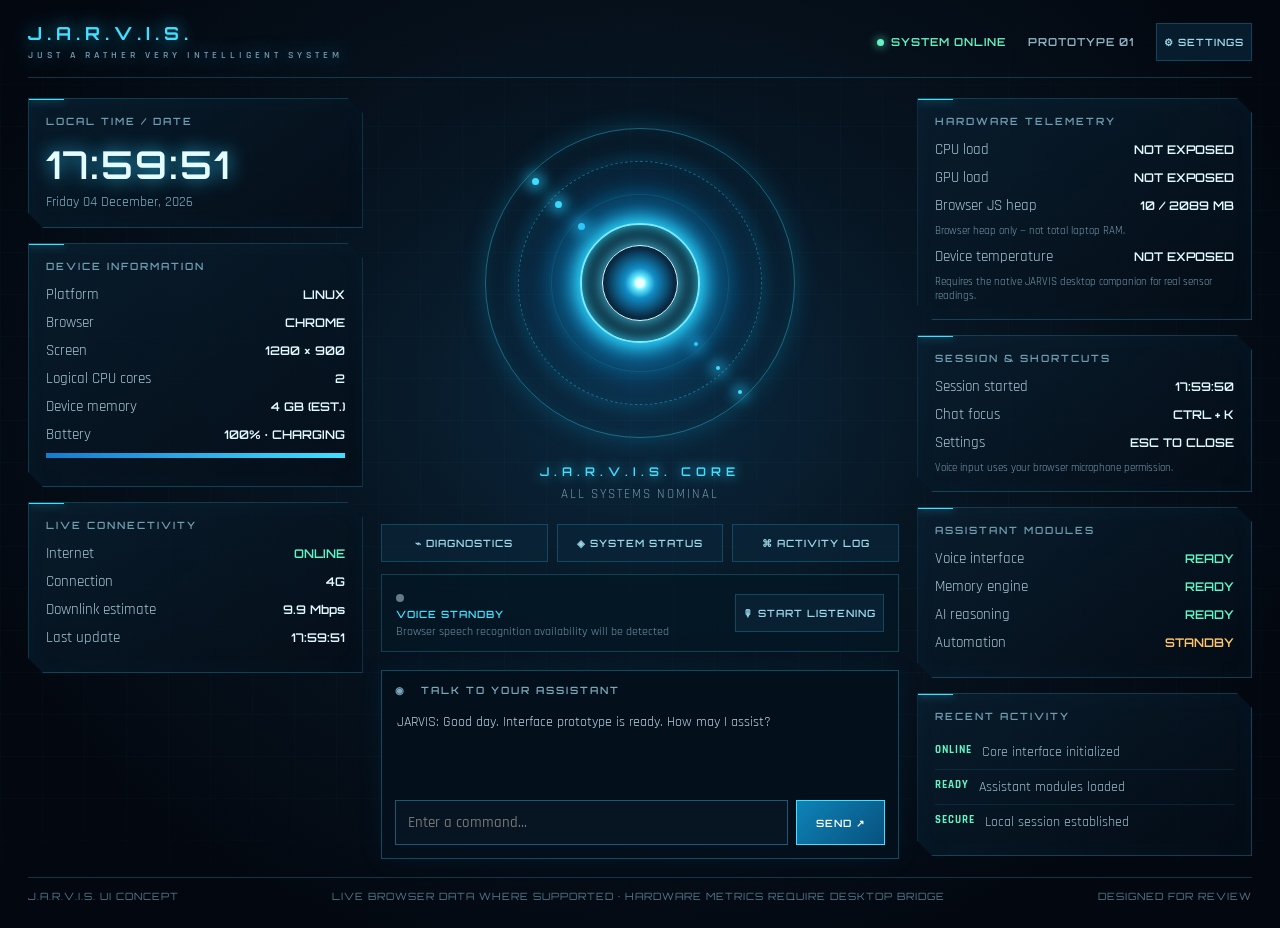
<file: ui-prototype/index.html>
<!doctype html>
<html lang="en">
<head>
<meta charset="utf-8"><meta name="viewport" content="width=device-width,initial-scale=1">
<meta name="theme-color" content="#050b13"><title>J.A.R.V.I.S. — Interface Prototype</title>
<style>
@import url('https://fonts.googleapis.com/css2?family=Orbitron:wght@400;500;600;700;800&family=Rajdhani:wght@400;500;600;700&display=swap');
:root{--bg:#050b13;--panel:rgba(8,22,35,.78);--line:rgba(42,190,230,.25);--cyan:#42dfff;--blue:#168dff;--muted:#7393a6;--white:#dffaff;--green:#63f6c4;--amber:#ffc66d}
*{box-sizing:border-box}body{margin:0;background:radial-gradient(ellipse at 50% 42%,#0b2940 0,#071522 35%,#030810 78%);color:var(--white);font-family:Rajdhani,Arial,sans-serif;min-height:100vh;overflow-x:hidden}
body:before{content:"";position:fixed;inset:0;pointer-events:none;background:linear-gradient(rgba(66,223,255,.025) 1px,transparent 1px),linear-gradient(90deg,rgba(66,223,255,.025) 1px,transparent 1px);background-size:42px 42px;mask-image:linear-gradient(transparent,#000 15%,#000 85%,transparent)}
.shell{max-width:1500px;margin:auto;padding:22px 28px 26px;position:relative}.top{display:flex;justify-content:space-between;align-items:center;border-bottom:1px solid var(--line);padding:0 0 16px}.brand{font:700 18px Orbitron;letter-spacing:5px;color:var(--cyan);text-shadow:0 0 18px #1abde9}.brand small{display:block;font:600 10px Rajdhani;letter-spacing:4px;color:#7297aa;margin-top:5px}.topright{display:flex;gap:22px;align-items:center;font:600 11px Orbitron;letter-spacing:1px;color:#91b5c6}.live{color:var(--green)}.dot{display:inline-block;width:7px;height:7px;border-radius:50%;background:var(--green);box-shadow:0 0 10px var(--green);margin-right:7px}
.layout{display:grid;grid-template-columns:minmax(210px,1fr) minmax(340px,1.55fr) minmax(210px,1fr);gap:18px;padding-top:20px}.column{display:flex;flex-direction:column;gap:15px}.panel{background:linear-gradient(145deg,rgba(10,31,48,.82),rgba(4,13,23,.78));border:1px solid var(--line);clip-path:polygon(0 0,calc(100% - 15px) 0,100% 15px,100% 100%,15px 100%,0 calc(100% - 15px));padding:16px 17px;position:relative;box-shadow:inset 0 0 22px rgba(25,145,190,.045),0 8px 28px #0005}.panel:after{content:"";position:absolute;top:0;left:0;width:35px;height:1px;background:var(--cyan);box-shadow:0 0 8px var(--cyan)}.label{font:600 10px Orbitron;letter-spacing:2px;color:#6f9caf;margin-bottom:13px}.clock{font:600 clamp(27px,3vw,40px) Orbitron;color:#e4fbff;text-shadow:0 0 18px #2bbce8;letter-spacing:2px}.date{font-size:14px;color:#83b1c5;margin-top:5px}.row{display:flex;justify-content:space-between;align-items:center;gap:12px;margin:9px 0;font-size:15px;color:#a9c9d7}.row strong{font:600 12px Orbitron;color:#e1faff}.meter{height:5px;background:#153346;margin:7px 0 12px;overflow:hidden}.meter i{display:block;height:100%;background:linear-gradient(90deg,#167bce,var(--cyan));box-shadow:0 0 10px var(--cyan);width:var(--w)}
.center{display:flex;flex-direction:column;align-items:center;justify-content:flex-start;min-height:440px;position:relative}.core-wrap{width:min(330px,75vw);aspect-ratio:1;display:grid;place-items:center;position:relative;margin:20px auto 16px}.orbit{position:absolute;border:1px solid rgba(62,218,255,.4);border-radius:50%;inset:3%;box-shadow:0 0 25px #0ba9d944,inset 0 0 25px #0ba9d922;animation:spin 22s linear infinite}.orbit.two{inset:13%;border-style:dashed;animation:spin 35s linear infinite reverse}.orbit.three{inset:23%;border-color:rgba(62,218,255,.18);animation:spin 15s linear infinite}.orbit:before,.orbit:after{content:"";position:absolute;width:7px;height:7px;background:var(--cyan);border-radius:50%;box-shadow:0 0 14px 4px #26bce9;top:16%;left:15%}.orbit:after{top:auto;left:auto;bottom:14%;right:17%;width:4px;height:4px}.reactor{width:43%;aspect-ratio:1;border-radius:50%;position:relative;background:radial-gradient(circle,#eaffff 0 4%,#68edff 7%,#118ec7 15%,#092a43 34%,#061321 57%,transparent 60%);filter:drop-shadow(0 0 14px #21cfff) drop-shadow(0 0 35px #0786d9);animation:pulse 3s ease-in-out infinite}.reactor:before{content:"";position:absolute;inset:8%;border:2px solid #7aeaff;border-radius:50%;box-shadow:0 0 18px #37dfff,inset 0 0 15px #37dfff}.reactor:after{content:"";position:absolute;inset:23%;border:1px solid #d8fbff;border-radius:50%;box-shadow:0 0 20px #55e5ff}.core-caption{text-align:center;font:600 12px Orbitron;letter-spacing:5px;color:var(--cyan);text-shadow:0 0 12px #2dcfff}.subcaption{font-size:13px;color:#7297aa;letter-spacing:2px;margin-top:7px}.quick{display:grid;grid-template-columns:repeat(3,1fr);gap:9px;width:100%;margin-top:22px}.quick button,.navbtn{font:600 10px Orbitron;letter-spacing:1px;color:#9bd7e8;background:rgba(10,38,57,.7);border:1px solid var(--line);padding:12px 7px;cursor:pointer;transition:.2s}.quick button:hover,.navbtn:hover{border-color:var(--cyan);color:#fff;box-shadow:0 0 16px #18bce533;background:#0d2d43}.metric{font:600 23px Orbitron;color:#e1faff}.unit{font:11px Rajdhani;color:#779bad}.activity{display:flex;gap:10px;padding:8px 0;border-bottom:1px solid rgba(42,190,230,.12);font-size:14px;color:#9dbdcb}.activity:last-child{border:0}.voice-strip{width:100%;display:flex;justify-content:space-between;align-items:center;gap:14px;margin-top:12px;padding:12px 14px;border:1px solid var(--line);background:rgba(5,24,37,.78)}.voice-strip strong{display:block;font:600 10px Orbitron;letter-spacing:1px;color:var(--cyan)}.voice-strip small{display:block;color:var(--muted);font-size:12px;margin-top:4px}.voice-indicator{display:inline-block;width:8px;height:8px;border-radius:50%;background:#647b88;margin-right:8px}.voice-indicator.active{background:var(--green);box-shadow:0 0 12px var(--green);animation:pulse 1s infinite}.voice-strip button{white-space:nowrap}.activity b{color:var(--green);font-size:11px;letter-spacing:1px}.chat{margin-top:18px;border:1px solid rgba(47,197,235,.32);background:rgba(4,16,27,.9);padding:13px;box-shadow:0 0 25px #0785ba16}.chat-head{font:600 10px Orbitron;letter-spacing:2px;color:#78a9bc;margin-bottom:9px}.messages{height:95px;overflow:auto;font-size:14px;color:#b6d5e1;padding:2px 2px 8px}.msg{margin:6px 0}.msg.user{color:#73e8ff}.composer{display:flex;gap:8px}.composer input{min-width:0;flex:1;background:#071522;border:1px solid #1b5973;color:#dffaff;padding:12px;font:500 15px Rajdhani;outline:none}.composer input:focus{border-color:var(--cyan);box-shadow:0 0 12px #16a8d433}.composer button{background:linear-gradient(135deg,#0e83b7,#07517e);border:1px solid #48dfff;color:white;padding:0 19px;font:600 10px Orbitron;letter-spacing:1px;cursor:pointer}.foot{display:flex;justify-content:space-between;gap:10px;margin-top:18px;padding-top:12px;border-top:1px solid var(--line);font:10px Orbitron;letter-spacing:1px;color:#54798b}.toast{position:fixed;bottom:22px;left:50%;transform:translate(-50%,20px);opacity:0;background:#0b2b3d;border:1px solid var(--cyan);padding:10px 18px;color:#dffaff;font:11px Orbitron;transition:.25s;pointer-events:none}.toast.show{opacity:1;transform:translate(-50%,0)}.settings-overlay{position:fixed;inset:0;z-index:20;background:rgba(0,5,12,.78);backdrop-filter:blur(8px);display:none;align-items:center;justify-content:center;padding:18px}.settings-overlay.open{display:flex}.settings-dialog{width:min(480px,100%);background:linear-gradient(145deg,#0b2639,#06111d);border:1px solid var(--cyan);box-shadow:0 0 45px #12bde833;padding:22px;clip-path:polygon(0 0,calc(100% - 16px) 0,100% 16px,100% 100%,16px 100%,0 calc(100% - 16px))}.settings-title{font:600 15px Orbitron;letter-spacing:3px;color:var(--cyan);margin-bottom:6px}.settings-sub{font-size:13px;color:var(--muted);margin-bottom:18px}.setting-row{display:flex;justify-content:space-between;align-items:center;gap:14px;padding:13px 0;border-bottom:1px solid rgba(42,190,230,.14);font-size:16px}.setting-row small{display:block;color:var(--muted);font-size:12px}.setting-row select{background:#071522;color:var(--white);border:1px solid var(--line);padding:8px;font:600 12px Rajdhani}.setting-row input{accent-color:var(--cyan);width:18px;height:18px}.setting-stack{padding:12px 0;border-bottom:1px solid rgba(42,190,230,.14)}.setting-stack label{display:block;font-size:15px;color:#b9d7e2;margin-bottom:7px}.setting-stack small{display:block;color:var(--muted);font-size:12px;margin-top:3px}.setting-input{width:100%;background:#071522;color:var(--white);border:1px solid var(--line);padding:10px;font:500 14px Rajdhani;outline:none}.setting-input:focus{border-color:var(--cyan)}.key-line{display:flex;gap:7px}.key-line .setting-input{flex:1;min-width:0}.key-line button{background:#0a2639;color:var(--cyan);border:1px solid var(--line);padding:0 10px;cursor:pointer}.settings-warning{font-size:12px;line-height:1.45;color:var(--amber);margin-top:10px}.settings-actions{display:flex;justify-content:flex-end;gap:9px;margin-top:20px}.settings-actions button{font:600 10px Orbitron;letter-spacing:1px;padding:11px 15px;border:1px solid var(--line);background:#0a2639;color:var(--white);cursor:pointer}.settings-actions .save{background:#07577b;border-color:var(--cyan)}@keyframes spin{to{transform:rotate(360deg)}}@keyframes pulse{50%{transform:scale(1.06);filter:drop-shadow(0 0 20px #21cfff) drop-shadow(0 0 48px #0786d9)}}@media(max-width:900px){.layout{grid-template-columns:1fr 1fr}.center{grid-column:1/-1;grid-row:1;min-height:unset}.column.left{grid-column:1}.column.right{grid-column:2}.core-wrap{width:250px;margin:12px auto}.quick{max-width:480px}}@media(max-width:560px){.shell{padding:15px 12px}.topright{gap:9px;font-size:9px}.brand{font-size:15px;letter-spacing:3px}.layout{grid-template-columns:1fr}.center{grid-column:1;grid-row:1}.column.left,.column.right{grid-column:1}.core-wrap{width:220px}.foot{font-size:8px}.quick button{font-size:9px}}
</style></head>
<body><main class="shell">
<header class="top"><div class="brand">J.A.R.V.I.S.<small>JUST A RATHER VERY INTELLIGENT SYSTEM</small></div><div class="topright"><span><i class="dot"></i><span class="live">SYSTEM ONLINE</span></span><span>PROTOTYPE 01</span><button class="navbtn" id="openSettings" type="button" aria-haspopup="dialog">⚙ SETTINGS</button></div></header>
<section class="layout">
<aside class="column left">
<div class="panel"><div class="label">LOCAL TIME / DATE</div><div class="clock" id="clock">--:--:--</div><div class="date" id="date">Loading date...</div></div>
<div class="panel"><div class="label">DEVICE INFORMATION</div><div class="row"><span>Platform</span><strong id="platform">DETECTING</strong></div><div class="row"><span>Browser</span><strong id="browser">DETECTING</strong></div><div class="row"><span>Screen</span><strong id="screenSize">--</strong></div><div class="row"><span>Logical CPU cores</span><strong id="cpuCores">NOT EXPOSED</strong></div><div class="row"><span>Device memory</span><strong id="deviceMemory">NOT EXPOSED</strong></div><div class="row"><span>Battery</span><strong id="battery">NOT AVAILABLE</strong></div><div class="meter"><i id="batteryMeter" style="--w:0%"></i></div></div>
<div class="panel"><div class="label">LIVE CONNECTIVITY</div><div class="row"><span>Internet</span><strong id="onlineStatus">CHECKING</strong></div><div class="row"><span>Connection</span><strong id="connectionType">UNKNOWN</strong></div><div class="row"><span>Downlink estimate</span><strong id="downlink">NOT EXPOSED</strong></div><div class="row"><span>Last update</span><strong id="updateTime">--:--:--</strong></div></div>
</aside>
<section class="center"><div class="core-wrap"><div class="orbit"></div><div class="orbit two"></div><div class="orbit three"></div><div class="reactor"></div></div><div class="core-caption">J.A.R.V.I.S. CORE</div><div class="subcaption">ALL SYSTEMS NOMINAL</div>
<div class="quick"><button data-action="Run diagnostics">⌁ DIAGNOSTICS</button><button data-action="Open system status">◈ SYSTEM STATUS</button><button data-action="Show recent activity">⌘ ACTIVITY LOG</button></div><div class="voice-strip"><div><span class="voice-indicator" id="voiceIndicator"></span><strong id="voiceStatus">VOICE STANDBY</strong><small id="voiceHint">Browser speech recognition availability will be detected</small></div><button class="navbtn" id="voiceButton" type="button">🎙 START LISTENING</button></div>
<div class="chat" style="width:100%"><div class="chat-head">◉ &nbsp; TALK TO YOUR ASSISTANT</div><div class="messages" id="messages"><div class="msg">JARVIS: Good day. Interface prototype is ready. How may I assist?</div></div><form class="composer" id="chatForm"><input id="chatInput" autocomplete="off" placeholder="Enter a command..." aria-label="Message JARVIS"><button type="submit">SEND ↗</button></form></div></section>
<aside class="column right">
<div class="panel"><div class="label">HARDWARE TELEMETRY</div><div class="row"><span>CPU load</span><strong id="cpuLoad">NOT EXPOSED</strong></div><div class="row"><span>GPU load</span><strong id="gpuLoad">NOT EXPOSED</strong></div><div class="row"><span>Browser JS heap</span><strong id="memoryUsage">NOT EXPOSED</strong></div><div class="unit">Browser heap only — not total laptop RAM.</div><div class="row"><span>Device temperature</span><strong id="deviceTemp">NOT EXPOSED</strong></div><div class="unit">Requires the native JARVIS desktop companion for real sensor readings.</div></div>
<div class="panel"><div class="label">SESSION & SHORTCUTS</div><div class="row"><span>Session started</span><strong id="sessionStart">--:--:--</strong></div><div class="row"><span>Chat focus</span><strong>CTRL + K</strong></div><div class="row"><span>Settings</span><strong>ESC TO CLOSE</strong></div><div class="unit">Voice input uses your browser microphone permission.</div></div><div class="panel"><div class="label">ASSISTANT MODULES</div><div class="row"><span>Voice interface</span><strong style="color:var(--green)">READY</strong></div><div class="row"><span>Memory engine</span><strong style="color:var(--green)">READY</strong></div><div class="row"><span>AI reasoning</span><strong style="color:var(--green)">READY</strong></div><div class="row"><span>Automation</span><strong style="color:var(--amber)">STANDBY</strong></div></div>
<div class="panel"><div class="label">RECENT ACTIVITY</div><div class="activity"><b>ONLINE</b><span>Core interface initialized</span></div><div class="activity"><b>READY</b><span>Assistant modules loaded</span></div><div class="activity"><b>SECURE</b><span>Local session established</span></div></div>
</aside></section>
<footer class="foot"><span>J.A.R.V.I.S. UI CONCEPT</span><span>LIVE BROWSER DATA WHERE SUPPORTED · HARDWARE METRICS REQUIRE DESKTOP BRIDGE</span><span>DESIGNED FOR REVIEW</span></footer></main><div class="toast" id="toast"></div><div class="settings-overlay" id="settingsOverlay"><section class="settings-dialog" role="dialog" aria-modal="true" aria-labelledby="settingsTitle"><div class="settings-title" id="settingsTitle">SYSTEM SETTINGS</div><div class="settings-sub">Interface preferences and AI connection configuration.</div><div class="setting-row"><div>Accent color<small>Interface highlight color</small></div><select id="accentSetting"><option value="cyan">Arc reactor cyan</option><option value="blue">Stark blue</option><option value="green">Emerald</option></select></div><div class="setting-stack"><label for="providerSetting">AI provider<small>Select the model provider</small></label><select class="setting-input" id="providerSetting"><option value="openai">OpenAI</option><option value="google">Google Gemini</option><option value="custom">Custom / compatible API</option></select></div><div class="setting-stack"><label for="endpointSetting">API endpoint <small>Required for custom provider; optional otherwise</small></label><input class="setting-input" id="endpointSetting" placeholder="https://api.example.com/v1" inputmode="url" autocomplete="url"></div><div class="setting-stack"><label for="apiKeySetting">API key<small>Secret key for your AI provider</small></label><div class="key-line"><input class="setting-input" id="apiKeySetting" type="password" placeholder="Paste API key" autocomplete="off"><button type="button" id="toggleKey">SHOW</button></div></div><div class="settings-warning">Security: this UI prototype does not send your key to a server or save it permanently. A secure backend connection is required before AI requests can use it.</div><label class="setting-row"><span>24-hour clock<small>Use 00:00–23:59 format</small></span><input id="clock24Setting" type="checkbox" checked></label><label class="setting-row"><span>Show seconds<small>Display seconds in the clock</small></span><input id="secondsSetting" type="checkbox" checked></label><label class="setting-row"><span>Motion effects<small>Animate the reactor and orbit rings</small></span><input id="motionSetting" type="checkbox" checked></label><div class="settings-actions"><button type="button" id="closeSettings">CLOSE</button><button type="button" class="save" id="saveSettings">SAVE SETTINGS</button></div></section></div>
<script>
const clock=document.getElementById('clock'),date=document.getElementById('date');
const updateTime=document.getElementById('updateTime');
let preferences={accent:'cyan',clock24:true,seconds:true,motion:true};
function tick(){const d=new Date();const timeOptions={hour:'2-digit',minute:'2-digit',hour12:!preferences.clock24};if(preferences.seconds)timeOptions.second='2-digit';clock.textContent=d.toLocaleTimeString('en-IN',timeOptions);date.textContent=d.toLocaleDateString('en-IN',{weekday:'long',day:'2-digit',month:'long',year:'numeric'});if(updateTime)updateTime.textContent=d.toLocaleTimeString('en-IN',{hour12:false});}
tick();setInterval(tick,1000);document.getElementById('sessionStart').textContent=new Date().toLocaleTimeString('en-IN',{hour12:false});
document.getElementById('platform').textContent=(navigator.userAgentData?.platform||navigator.platform||'Browser').toUpperCase();
document.getElementById('browser').textContent=(navigator.userAgent.match(/(Edg|Chrome|Firefox|Safari)\/?([\d.]*)/i)?.[1]||'WEB').toUpperCase();
function screenInfo(){document.getElementById('screenSize').textContent=screen.width+' × '+screen.height;}
screenInfo();addEventListener('resize',screenInfo);
document.getElementById('cpuCores').textContent=navigator.hardwareConcurrency?String(navigator.hardwareConcurrency):'NOT EXPOSED';
document.getElementById('deviceMemory').textContent=navigator.deviceMemory?navigator.deviceMemory+' GB (EST.)':'NOT EXPOSED';
function updateBrowserHeap(){const m=performance.memory;document.getElementById('memoryUsage').textContent=m?Math.round(m.usedJSHeapSize/1048576)+' / '+Math.round(m.jsHeapSizeLimit/1048576)+' MB':'NOT EXPOSED';}
updateBrowserHeap();setInterval(updateBrowserHeap,5000);
function updateOnline(){const el=document.getElementById('onlineStatus');el.textContent=navigator.onLine?'ONLINE':'OFFLINE';el.style.color=navigator.onLine?'var(--green)':'var(--amber)';}
updateOnline();addEventListener('online',updateOnline);addEventListener('offline',updateOnline);
const connection=navigator.connection||navigator.mozConnection||navigator.webkitConnection;
function updateConnection(){document.getElementById('connectionType').textContent=connection?(connection.effectiveType||connection.type||'AVAILABLE').toUpperCase():'NOT EXPOSED';document.getElementById('downlink').textContent=connection?.downlink?connection.downlink+' Mbps':'NOT EXPOSED';}
updateConnection();connection?.addEventListener?.('change',updateConnection);
async function updateBattery(){const el=document.getElementById('battery'),meter=document.getElementById('batteryMeter');if(!navigator.getBattery){el.textContent='NOT SUPPORTED';meter.style.setProperty('--w','0%');return;}try{const b=await navigator.getBattery();function paint(){el.textContent=Math.round(b.level*100)+'%'+(b.charging?' · CHARGING':'');meter.style.setProperty('--w',(b.level*100)+'%');}paint();b.addEventListener('levelchange',paint);b.addEventListener('chargingchange',paint);}catch{el.textContent='PERMISSION UNAVAILABLE';}}
updateBattery();
const overlay=document.getElementById('settingsOverlay');
const settingControls={accent:document.getElementById('accentSetting'),clock24:document.getElementById('clock24Setting'),seconds:document.getElementById('secondsSetting'),motion:document.getElementById('motionSetting'),provider:document.getElementById('providerSetting'),endpoint:document.getElementById('endpointSetting'),apiKey:document.getElementById('apiKeySetting')};
let apiKeyInMemory='';
function applyPreferences(){document.documentElement.style.setProperty('--cyan',preferences.accent==='blue'?'#4d9dff':preferences.accent==='green'?'#63f6a5':'#42dfff');document.documentElement.style.setProperty('--blue',preferences.accent==='blue'?'#2563eb':preferences.accent==='green'?'#159b62':'#168dff');document.querySelectorAll('.orbit,.reactor').forEach(el=>el.style.animationPlayState=preferences.motion?'running':'paused');}
function loadPreferences(){try{const saved=JSON.parse(localStorage.getItem('jarvis-ui-settings')||'null');if(saved)preferences={...preferences,...saved};}catch{}settingControls.accent.value=preferences.accent;settingControls.clock24.checked=preferences.clock24;settingControls.seconds.checked=preferences.seconds;settingControls.motion.checked=preferences.motion;const ai=JSON.parse(localStorage.getItem('jarvis-ai-settings')||'{}');settingControls.provider.value=ai.provider||'openai';settingControls.endpoint.value=ai.endpoint||'';applyPreferences();}
function openSettings(){overlay.classList.add('open');}
function closeSettings(){overlay.classList.remove('open');}
document.getElementById('toggleKey').addEventListener('click',()=>{const k=settingControls.apiKey;const reveal=k.type==='password';k.type=reveal?'text':'password';document.getElementById('toggleKey').textContent=reveal?'HIDE':'SHOW';});
document.getElementById('openSettings').addEventListener('click',openSettings);document.getElementById('closeSettings').addEventListener('click',closeSettings);overlay.addEventListener('click',e=>{if(e.target===overlay)closeSettings();});document.addEventListener('keydown',e=>{if(e.key==='Escape')closeSettings();});document.getElementById('saveSettings').addEventListener('click',()=>{preferences={accent:settingControls.accent.value,clock24:settingControls.clock24.checked,seconds:settingControls.seconds.checked,motion:settingControls.motion.checked};apiKeyInMemory=settingControls.apiKey.value;try{localStorage.setItem('jarvis-ui-settings',JSON.stringify(preferences));localStorage.setItem('jarvis-ai-settings',JSON.stringify({provider:settingControls.provider.value,endpoint:settingControls.endpoint.value.trim()}));}catch{}applyPreferences();tick();closeSettings();settingControls.apiKey.value='';document.getElementById('toggleKey').textContent='SHOW';notify('Settings saved; API key kept in memory only');});loadPreferences();
const toast=document.getElementById('toast');let toastTimer;
function notify(t){toast.textContent=t;toast.classList.add('show');clearTimeout(toastTimer);toastTimer=setTimeout(()=>toast.classList.remove('show'),2200);}
function runQuickAction(action){
 if(action==='Run diagnostics'){const details=['Internet: '+(navigator.onLine?'ONLINE':'OFFLINE'),'Browser: '+(navigator.userAgentData?.platform||navigator.platform||'Unknown'),'Logical CPU cores: '+(navigator.hardwareConcurrency||'Unavailable'),'Device memory estimate: '+(navigator.deviceMemory?navigator.deviceMemory+' GB':'Unavailable'),'Battery API: '+(navigator.getBattery?'Supported':'Unavailable')];details.forEach(x=>addMessage('DIAGNOSTIC',x));notify('Browser diagnostics completed');}
 else if(action==='Open system status'){addMessage('SYSTEM','Browser session is active. Full Windows telemetry requires the native desktop bridge.');notify('System status displayed');}
 else {addMessage('ACTIVITY','Session initialized · '+new Date().toLocaleTimeString());addMessage('ACTIVITY','Quick action: '+action);notify('Recent activity displayed');}
}
document.querySelectorAll('[data-action]').forEach(b=>b.addEventListener('click',()=>runQuickAction(b.dataset.action)));
const messages=document.getElementById('messages');
function addMessage(who,txt,cls=''){const el=document.createElement('div');el.className='msg '+cls;el.textContent=who+': '+txt;messages.appendChild(el);messages.scrollTop=messages.scrollHeight;}
document.getElementById('chatForm').addEventListener('submit',e=>{e.preventDefault();const input=document.getElementById('chatInput'),value=input.value.trim();if(!value)return;addMessage('YOU',value,'user');input.value='';setTimeout(()=>addMessage('JARVIS','Message received. Connect the JARVIS AI backend to enable real assistant responses.'),350);});
const SpeechRecognition=window.SpeechRecognition||window.webkitSpeechRecognition;
const voiceButton=document.getElementById('voiceButton'),voiceStatus=document.getElementById('voiceStatus'),voiceHint=document.getElementById('voiceHint'),voiceIndicator=document.getElementById('voiceIndicator');
let recognition=null,listening=false;
if(SpeechRecognition){recognition=new SpeechRecognition();recognition.lang=navigator.language||'en-US';recognition.interimResults=false;recognition.onstart=()=>{listening=true;voiceStatus.textContent='LISTENING';voiceHint.textContent='Speak now — your words will appear in the command box';voiceIndicator.classList.add('active');voiceButton.textContent='■ STOP LISTENING';};recognition.onresult=e=>{const spoken=e.results[e.results.length-1][0].transcript;document.getElementById('chatInput').value=spoken;addMessage('VOICE INPUT',spoken,'user');};recognition.onerror=e=>{voiceHint.textContent='Microphone: '+e.error;};recognition.onend=()=>{listening=false;voiceStatus.textContent='VOICE STANDBY';voiceIndicator.classList.remove('active');voiceButton.textContent='🎙 START LISTENING';};voiceButton.addEventListener('click',()=>{if(listening)recognition.stop();else{try{recognition.start();}catch{notify('Voice recognition is already starting');}}});}else{voiceStatus.textContent='VOICE NOT SUPPORTED';voiceHint.textContent='Try a Chromium-based browser with microphone access';voiceButton.disabled=true;voiceButton.textContent='UNAVAILABLE';}
document.addEventListener('keydown',e=>{if((e.ctrlKey||e.metaKey)&&e.key.toLowerCase()==='k'){e.preventDefault();document.getElementById('chatInput').focus();}});
</script></body></html>
</file>
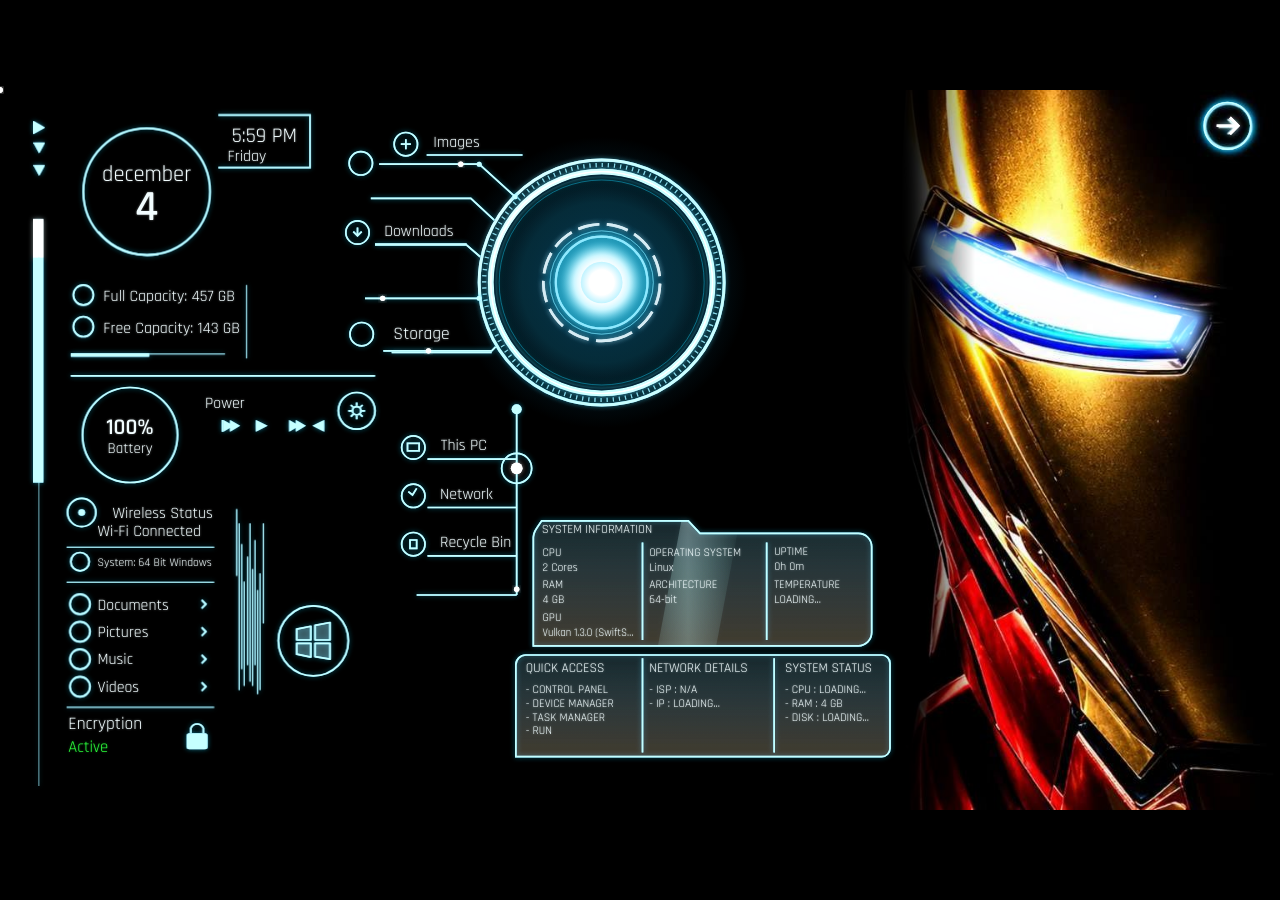
<file: jarvis_hud.html>
<!DOCTYPE html>
<html lang="en">
<head>
<meta charset="utf-8">
<title>Jarvis UI</title>
<meta name="viewport" content="width=device-width, initial-scale=1, viewport-fit=cover">
<meta name="color-scheme" content="dark">
<link href="https://fonts.googleapis.com/css2?family=Rajdhani:wght@400;500;600&display=swap" rel="stylesheet">
<style>
:root{--c:#19d3ff;--bg:#000;--g:#2bff3a;color-scheme:dark}
html,body{margin:0;height:100%;background:var(--bg)}
body{display:flex;align-items:center;justify-content:center;overflow:hidden;box-sizing:border-box;padding:env(safe-area-inset-top,0px) env(safe-area-inset-right,0px) env(safe-area-inset-bottom,0px) env(safe-area-inset-left,0px)}
.hide{position:absolute;width:0;height:0}
.scene{width:100%;height:100%;display:block}
.stack{display:none;width:100%}
.stack svg{display:block;width:100%;height:auto}
@media (max-aspect-ratio:1/1){html,body{height:auto;min-height:100%}body{display:block;overflow-x:hidden;overflow-y:auto}.scene{display:none}.stack{display:block}}
text{fill:#f2fdff;text-rendering:geometricPrecision;filter:url(#tg);font-family:Rajdhani,"Segoe UI",Arial,sans-serif;}
text:not([font-size]){font-size:19px}
.t text:not([font-size]),text.t:not([font-size]){font-size:14px}
.s{font-size:15px}.t{font-size:14px}
.l{stroke:var(--c);fill:none;stroke-width:2}
.f{fill:var(--c)}
.cy{fill:var(--c)}
.ic{stroke:var(--c);fill:none;stroke-width:2}
.glow{filter:url(#gl)}
.spin{transform-origin:722px 230px;animation:sp 9s linear infinite}
.pulse{transform-origin:722px 230px;animation:pu 2.6s ease-in-out infinite}
.core{transform-origin:722px 230px;animation:co 2.6s ease-in-out infinite}
.dot{transform-origin:722px 230px;animation:dt 2.6s ease-in-out infinite}
.ring{animation:rg 2.6s ease-in-out infinite}
@keyframes pu{0%,100%{opacity:.4;transform:scale(1)}50%{opacity:.8;transform:scale(1.06)}}
@keyframes co{0%,100%{opacity:.8;transform:scale(1)}50%{opacity:1;transform:scale(1.12)}}
@keyframes dt{0%,100%{transform:scale(.92)}50%{transform:scale(1.15)}}
@keyframes bl{0%,100%{opacity:0}50%{opacity:.5}}
.bl{animation:bl 2.6s ease-in-out infinite}
@keyframes rg{0%,100%{opacity:.75}50%{opacity:1}}
@keyframes sp{to{transform:rotate(360deg)}}
.scene,.stack,.row{animation:boot 1.6s ease-out}
.row{display:none;width:100%;height:100%;justify-content:space-between;align-items:stretch}
.row svg{display:block;height:100%;width:auto;flex:none}
@media (min-aspect-ratio:9/5){.scene{display:none}.row{display:flex}}
.flare{animation:fa 2.6s ease-in-out infinite}
@keyframes fa{0%,100%{opacity:.22}50%{opacity:.6}}
.eyeg{animation:eg 3s ease-in-out infinite}
@keyframes eg{0%,100%{opacity:.12}50%{opacity:.5}}
@keyframes boot{0%{opacity:0}8%{opacity:.5}14%{opacity:.08}24%{opacity:.9}32%{opacity:.35}45%,100%{opacity:1}}
.eq{transform-box:fill-box;transform-origin:center;animation:eqa 1.2s ease-in-out infinite}
@keyframes eqa{0%,100%{transform:scaleY(.3)}50%{transform:scaleY(1)}}
.scan{animation:sc 3.2s linear infinite}
@keyframes sc{0%{transform:translateY(0);opacity:0}15%,85%{opacity:.9}100%{transform:translateY(270px);opacity:0}}

</style>
</head>
<body>
<svg class="hide" width="0" height="0" aria-hidden="true"><defs>
<linearGradient id="glass" x1="0" y1="0" x2="0" y2="1"><stop offset="0" stop-color="#19d3ff" stop-opacity=".07"/><stop offset="1" stop-color="#04324a" stop-opacity=".22"/></linearGradient>
<pattern id="sl" width="4" height="4" patternUnits="userSpaceOnUse"><rect width="4" height="1.3" fill="#000" opacity=".3"/></pattern>
<radialGradient id="vg" cx=".5" cy=".5" r=".78"><stop offset=".55" stop-color="#000" stop-opacity="0"/><stop offset="1" stop-color="#000" stop-opacity=".6"/></radialGradient>
<linearGradient id="hf" x1="0" x2="1"><stop offset="0" stop-color="#000"/><stop offset="1" stop-color="#000" stop-opacity="0"/></linearGradient>
</defs><defs><g id="m">
<defs>
<filter id="gl" x="-20%" y="-20%" width="140%" height="140%"><feGaussianBlur stdDeviation="3" result="b"/><feComponentTransfer in="b" result="b2"><feFuncA type="linear" slope=".55"/></feComponentTransfer><feColorMatrix in="SourceGraphic" type="matrix" values="1 0 0 0 .55  0 1 0 0 .4  0 0 1 0 .12  0 0 0 1 0" result="lt"/><feMorphology in="lt" operator="erode" radius=".55" result="hot"/><feMerge><feMergeNode in="b2"/><feMergeNode in="SourceGraphic"/><feMergeNode in="hot"/></feMerge></filter><filter id="tg" x="-5%" y="-20%" width="110%" height="140%"><feGaussianBlur stdDeviation="1.3" result="b"/><feComponentTransfer in="b" result="b2"><feFuncA type="linear" slope=".4"/></feComponentTransfer><feMerge><feMergeNode in="b2"/><feMergeNode in="SourceGraphic"/></feMerge></filter>
<filter id="gl2" x="-50%" y="-50%" width="200%" height="200%"><feGaussianBlur stdDeviation="12"/></filter>
<radialGradient id="core"><stop offset="0" stop-color="#fff"/><stop offset=".35" stop-color="#bff5ff"/><stop offset=".7" stop-color="#19d3ff"/><stop offset="1" stop-color="#0a6a99" stop-opacity="0"/></radialGradient>
<linearGradient id="gold" x1="0" y1="0" x2="1" y2="1"><stop offset="0" stop-color="#5a3d08"/><stop offset=".35" stop-color="#e8b43a"/><stop offset=".6" stop-color="#b57d12"/><stop offset="1" stop-color="#3a2504"/></linearGradient>
<linearGradient id="red" x1="0" y1="0" x2="1" y2="1"><stop offset="0" stop-color="#e01d1d"/><stop offset=".5" stop-color="#8a0a0a"/><stop offset="1" stop-color="#2a0303"/></linearGradient>
<linearGradient id="eye" x1="0" y1="0" x2="1" y2="0"><stop offset="0" stop-color="#3a7bff"/><stop offset=".25" stop-color="#fff"/><stop offset=".8" stop-color="#e6f3ff"/><stop offset="1" stop-color="#3a7bff"/></linearGradient>
</defs>
<rect width="1536" height="864" fill="#000"/>

<!-- ===== LEFT PANEL ===== -->
<g class="glow">
<path class="f" d="M40 37l14 8-14 8z"/><path class="f" d="M40 63l14 0-7 13z"/><path class="f" d="M40 90l14 0-7 13z"/>
<rect x="40" y="155" width="12" height="316" fill="var(--c)"/><rect class="scan" x="40" y="155" width="12" height="46" fill="#e6fcff"/>
<rect x="46" y="155" width="1" height="680" fill="var(--c)" opacity=".5"/>
<!-- date ring -->
<circle class="l" cx="176" cy="122" r="76" stroke-width="3"/>
<path class="l" d="M118 170 A76 76 0 0 0 190 197" stroke-width="5"/>
<!-- time bracket -->
<path class="l" d="M262 93H372V30H262" stroke-width="1.5" opacity=".9"/>
<!-- capacity -->
<circle class="ic" cx="100" cy="246" r="12"/><circle class="ic" cx="100" cy="284" r="12"/>
<rect x="85" y="316" width="94" height="4" class="f"/><rect x="85" y="316" width="185" height="1.5" class="f" opacity=".6"/>
<rect x="295" y="234" width="1.5" height="88" class="f" opacity=".6"/>
<rect x="85" y="342" width="365" height="2" class="f"/>
<!-- battery -->
<circle class="l" cx="156" cy="414" r="57" stroke-width="3.5"/>
<path class="f" d="M268 396v14l12-7zM276 396v14l12-7z"/><path class="f" d="M268 396h-2v14h2zM307 396l14 7-14 7zM347 396l12 7-12 7zM355 396l12 7-12 7zM389 396v14l-14-7z"/>
<circle class="l" cx="428" cy="385" r="22" stroke-width="2.5"/>
<path class="ic" d="M428 375v4M428 391v4M418 385h4M434 385h4M421 378l3 3M432 389l3 3M435 378l-3 3M424 389l-3 3"/><circle class="ic" cx="428" cy="385" r="5"/>
<!-- wireless -->
<circle class="l" cx="98" cy="507" r="17"/><circle class="f" cx="98" cy="507" r="4"/>
<rect x="80" y="548" width="177" height="1.5" class="f" opacity=".7"/>
<circle class="l" cx="96" cy="566" r="11"/>
<rect x="80" y="590" width="177" height="1.5" class="f" opacity=".7"/>
<!-- list icons -->
<g class="ic"><circle cx="96" cy="617" r="12"/><circle cx="96" cy="650" r="12"/><circle cx="96" cy="683" r="12"/><circle cx="96" cy="716" r="12"/></g>
<path class="ic" d="M242 612l5 5-5 5M242 645l5 5-5 5M242 678l5 5-5 5M242 711l5 5-5 5"/>
<rect x="80" y="740" width="177" height="1.5" class="f" opacity=".7"/>
<!-- eq bars -->
<g stroke="var(--c)" stroke-width="1.5" opacity=".75">
<path class="eq" d="M284 503v80" style="animation-delay:-0.00s;animation-duration:1.00s"/><path class="eq" d="M287 520v200" style="animation-delay:-0.37s;animation-duration:1.25s"/><path class="eq" d="M290 545v150" style="animation-delay:-0.74s;animation-duration:1.50s"/><path class="eq" d="M293 590v125" style="animation-delay:-1.11s;animation-duration:1.75s"/><path class="eq" d="M297 560v130" style="animation-delay:-1.48s;animation-duration:1.00s"/><path class="eq" d="M300 520v190" style="animation-delay:-0.25s;animation-duration:1.25s"/><path class="eq" d="M303 575v140" style="animation-delay:-0.62s;animation-duration:1.50s"/><path class="eq" d="M306 540v150" style="animation-delay:-0.99s;animation-duration:1.75s"/><path class="eq" d="M309 600v125" style="animation-delay:-1.36s;animation-duration:1.00s"/><path class="eq" d="M312 580v140" style="animation-delay:-0.13s;animation-duration:1.25s"/><path class="eq" d="M316 520v120" style="animation-delay:-0.50s;animation-duration:1.50s"/></g>
<!-- windows button -->
<circle cx="376" cy="661" r="42" class="l" stroke-width="3.5"/>
<g class="ic" stroke-width="2.4" stroke-linejoin="round" style="fill:rgba(25,211,255,.18)"><polygon style="fill:rgba(25,211,255,.18)" points="356,647 373,643.5 373,660 356,660"/><polygon style="fill:rgba(25,211,255,.18)" points="378,642.5 396,639 396,660 378,660"/><polygon style="fill:rgba(25,211,255,.18)" points="356,664 373,664 373,680.5 356,677"/><polygon style="fill:rgba(25,211,255,.18)" points="378,664 396,664 396,683 378,680"/></g>
<!-- lock -->
<rect x="224" y="772" width="25" height="19" rx="3" class="f"/><path class="ic" d="M229 772v-6a8 8 0 0 1 15 0v6" stroke-width="3"/>
</g>

<g>
<text x="278" y="62" font-size="25" text-anchor="start" id="time">7:30 PM</text>
<text x="273" y="85" font-size="19" id="day">Wednesday</text>
<text x="176" y="109" font-size="27" text-anchor="middle" id="mon">november</text>
<text x="176" y="156" font-size="52" font-weight="600" text-anchor="middle" id="dnum">11</text>
<text x="124" y="253">Full Capacity: 457 GB</text><text x="124" y="291">Free Capacity: 143 GB</text>
<text x="156" y="413" font-size="27" font-weight="600" text-anchor="middle" id="bat">98%</text>
<text x="156" y="436" font-size="18" text-anchor="middle">Battery</text>
<text x="246" y="381" font-size="19">Power</text>
<text x="135" y="514">Wireless Status</text><text id="v-wifi" x="117" y="535">Wi-Fi Connected</text>
<text x="117" y="571" class="t">System: 64 Bit Windows</text>
<text x="117" y="624">Documents</text><text x="117" y="656">Pictures</text><text x="117" y="689">Music</text><text x="117" y="722">Videos</text>
<text x="82" y="767" font-size="21">Encryption</text><text class="ring" x="82" y="794" font-size="20" style="fill:var(--g)">Active</text>
</g>

<!-- ===== REACTOR (pure code) ===== -->
<defs>
<radialGradient id="bloom"><stop offset=".55" stop-color="#19d3ff" stop-opacity=".24"/><stop offset=".8" stop-color="#0a7fb5" stop-opacity=".1"/><stop offset="1" stop-color="#0a7fb5" stop-opacity="0"/></radialGradient>
<radialGradient id="disc" cx=".5" cy=".5" r=".5"><stop offset="0" stop-color="#0b5f86" stop-opacity=".55"/><stop offset=".55" stop-color="#042c44" stop-opacity=".5"/><stop offset=".92" stop-color="#021524" stop-opacity=".25"/><stop offset="1" stop-color="#000" stop-opacity="0"/></radialGradient>
<radialGradient id="core2"><stop offset="0" stop-color="#fff"/><stop offset=".22" stop-color="#f2fdff"/><stop offset=".42" stop-color="#9fefff"/><stop offset=".7" stop-color="#19d3ff" stop-opacity=".5"/><stop offset="1" stop-color="#0a6a99" stop-opacity="0"/></radialGradient>
<radialGradient id="dotg"><stop offset="0" stop-color="#fff"/><stop offset=".6" stop-color="#fff"/><stop offset="1" stop-color="#bff3ff"/></radialGradient>
<linearGradient id="rg1" x1="0" y1="0" x2="1" y2="1"><stop offset="0" stop-color="#9ff3ff"/><stop offset=".5" stop-color="#19c4f5"/><stop offset="1" stop-color="#6fe6ff"/></linearGradient>
<linearGradient id="fl" x1="0" x2="1"><stop offset="0" stop-color="#bff6ff" stop-opacity="0"/><stop offset=".5" stop-color="#e8fdff" stop-opacity=".95"/><stop offset="1" stop-color="#bff6ff" stop-opacity="0"/></linearGradient>
<linearGradient id="sheen" x1="0" x2="1"><stop offset="0" stop-color="#bff6ff" stop-opacity="0"/><stop offset=".5" stop-color="#bff6ff" stop-opacity=".16"/><stop offset="1" stop-color="#bff6ff" stop-opacity="0"/></linearGradient>
<filter id="gb" x="-50%" y="-50%" width="200%" height="200%"><feGaussianBlur stdDeviation="7"/></filter>
</defs>
<circle class="pulse" cx="722" cy="231" r="175" fill="url(#bloom)" style="transform-origin:722px 231px"/>
<circle cx="722" cy="231" r="127" fill="url(#disc)"/>
<g class="glow"><circle cx="722" cy="231" r="147" fill="none" stroke="url(#rg1)" stroke-width="3.5"/>
<circle cx="722" cy="231" r="141" fill="none" stroke="#19d3ff" stroke-width="5" opacity=".65" stroke-dasharray="1.4 5.98"/></g>
<circle cx="722" cy="231" r="133" fill="none" stroke="#19d3ff" stroke-width="8" opacity=".4" filter="url(#gb)"/>
<g class="glow ring"><circle cx="722" cy="231" r="133" fill="none" stroke="url(#rg1)" stroke-width="7"/>
<circle cx="722" cy="231" r="133" fill="none" stroke="#e6fdff" stroke-width="1.6" opacity=".9"/></g>
<circle cx="722" cy="231" r="128.5" fill="none" stroke="#02202f" stroke-width="2" opacity=".85"/>
<path d="M597 185.5A133 133 0 0 1 676.5 106" fill="none" stroke="#fff" stroke-width="2" opacity=".6" stroke-linecap="round"/>
<path d="M847 276.5A133 133 0 0 1 807.5 332.9" fill="none" stroke="#fff" stroke-width="1.5" opacity=".35" stroke-linecap="round"/>
<circle cx="722" cy="231" r="123" fill="none" stroke="#19d3ff" stroke-width="1" opacity=".5"/>

<g class="glow"><g><circle cx="722" cy="231" r="70" fill="none" stroke="#e8fbff" stroke-width="3.2" stroke-dasharray="26 9"/><animateTransform attributeName="transform" type="rotate" from="0 722 231" to="360 722 231" dur="8s" repeatCount="indefinite"/></g>
<circle cx="722" cy="231" r="55" fill="none" stroke="#bff5ff" stroke-width="2.6"/>
<circle cx="722" cy="231" r="62" fill="none" stroke="#19d3ff" stroke-width="1" opacity=".6"/></g>
<circle class="core" cx="722" cy="231" r="78" fill="url(#core2)" style="transform-origin:722px 231px"/>
<circle cx="722" cy="231" r="34" fill="#fff" filter="url(#gb)" opacity=".9"/>
<circle class="dot" cx="722" cy="231" r="25" fill="url(#dotg)" style="transform-origin:722px 231px"/>


<!-- menu lines -->
<g class="glow">
<path class="l" stroke-width="1.5" d="M455 89H575L618 128M445 130H565L593.1 156.2M450 186H560L576.2 200.1M438 250H575M460 313H590L594.7 308.3"/>
<path class="l" stroke-width="1.5" d="M512 78h115M450 185h110M470 315h120"/>
<circle class="f" cx="575" cy="89" r="3"/><circle class="f" cx="575" cy="250" r="3"/><circle class="f" cx="618" cy="128" r="3"/>
<g class="ic"><circle cx="487" cy="65" r="14"/><circle cx="433" cy="88" r="14"/><circle cx="429" cy="171" r="14"/><circle cx="434" cy="293" r="14"/></g>
<path class="ic" d="M487 59v12M481 65h12"/><path class="ic" d="M429 165v9M424 170l5 5 5-5"/>
<!-- lower menu -->
<path class="l" stroke-width="1.5" d="M620 383V606M500 606H620M513 443H620M513 501H620M513 559H620"/>
<circle class="f" cx="620" cy="383" r="6"/><circle class="l ring" cx="620" cy="454" r="18" stroke-width="2.5"/><circle cx="620" cy="454" r="7" fill="#fff"/>
<g class="ic"><circle cx="496" cy="429" r="14"/><circle cx="496" cy="487" r="14"/><circle cx="496" cy="545" r="14"/></g>
<rect x="489" y="424" width="14" height="9" class="ic"/><path class="ic" d="M490 482l5 4 5-8M492 540h8v10h-8z"/>
</g>
<g><circle r="3.2" fill="#fff" class="glow dotm"><animateMotion dur="3.0s" begin="0.0s" repeatCount="indefinite" path="M455 89H575L618 128"/></circle><circle r="3.2" fill="#fff" class="glow dotm"><animateMotion dur="3.6s" begin="0.5s" repeatCount="indefinite" path="M460 313H590L618 285"/></circle><circle r="3.2" fill="#fff" class="glow dotm"><animateMotion dur="4.2s" begin="1.0s" repeatCount="indefinite" path="M438 250H575"/></circle><circle r="3.2" fill="#fff" class="glow dotm"><animateMotion dur="4.8s" begin="1.5s" repeatCount="indefinite" path="M620 606V383"/></circle><circle r="3.2" fill="#fff" class="glow dotm"><animateMotion dur="5.4s" begin="2.0s" repeatCount="indefinite" path="M513 501H620"/></circle><circle r="3.2" fill="#fff" class="glow dotm"><animateMotion dur="6.0s" begin="2.5s" repeatCount="indefinite" path="M513 443H620"/></circle></g>
<g>
<text x="520" y="68" id="t1">Images</text><text x="461" y="175">Downloads</text><text x="472" y="299" font-size="21">Storage</text>
<text x="529" y="432">This PC</text><text x="528" y="491">Network</text><text x="528" y="548">Recycle Bin</text>
</g>

<!-- ===== SYSTEM INFORMATION ===== -->
<g class="glow">
<path d="M640 667V540a22 22 0 0 1 4-14l6-9H826l14 15H1030a16 16 0 0 1 16 16V651a16 16 0 0 1-16 16Z" fill="url(#glass)"/><clipPath id="bx1"><path d="M640 667V540a22 22 0 0 1 4-14l6-9H826l14 15H1030a16 16 0 0 1 16 16V651a16 16 0 0 1-16 16Z"/></clipPath><g clip-path="url(#bx1)"><g><polygon points="500,500 570,500 510,820 440,820" fill="url(#sheen)"/><animateTransform attributeName="transform" type="translate" values="0 0;700 0;700 0" keyTimes="0;.45;1" dur="8s" begin="0.0s" repeatCount="indefinite"/></g></g><path class="l" stroke-width="2" d="M640 667V540a22 22 0 0 1 4-14l6-9H826l14 15H1030a16 16 0 0 1 16 16V651a16 16 0 0 1-16 16Z"/>
<path class="l" stroke-width="1.2" d="M771 543V660M920 543V660"/>
<path d="M619 800V690a12 12 0 0 1 12-12H1058a10 10 0 0 1 10 10V790a10 10 0 0 1-10 10Z" fill="url(#glass)"/><clipPath id="bx2"><path d="M619 800V690a12 12 0 0 1 12-12H1058a10 10 0 0 1 10 10V790a10 10 0 0 1-10 10Z"/></clipPath><g clip-path="url(#bx2)"><g><polygon points="500,500 570,500 510,820 440,820" fill="url(#sheen)"/><animateTransform attributeName="transform" type="translate" values="0 0;700 0;700 0" keyTimes="0;.45;1" dur="8s" begin="2.5s" repeatCount="indefinite"/></g></g><path class="l" stroke-width="2" d="M619 800V690a12 12 0 0 1 12-12H1058a10 10 0 0 1 10 10V790a10 10 0 0 1-10 10Z"/>
<path class="l" stroke-width="1.2" d="M771 682V795M929 682V795"/>
</g>
<g class="t" style="font-size:14px">
<text x="650" y="532" font-size="15">SYSTEM INFORMATION</text>
<text x="651" y="559">CPU</text><text id="v-cpu" x="651" y="577">LOADING...</text><text x="651" y="598">RAM</text><text id="v-ram" x="651" y="616">LOADING...</text><text x="651" y="637">GPU</text><text id="v-gpu" x="651" y="655">N/A</text>
<text x="779" y="559">OPERATING SYSTEM</text><text id="v-os" x="779" y="577">LOADING...</text><text x="779" y="598">ARCHITECTURE</text><text id="v-arch" x="779" y="616">LOADING...</text>
<text x="929" y="558">UPTIME</text><text id="v-up" x="929" y="576">LOADING...</text><text x="929" y="598">TEMPERATURE</text><text x="929" y="616">LOADING...</text>

<text x="631" y="698" font-size="16">QUICK ACCESS</text>
<text x="631" y="724">- CONTROL PANEL</text><text x="631" y="740">- DEVICE MANAGER</text><text x="631" y="757">- TASK MANAGER</text><text x="631" y="773">- RUN</text>
<text x="779" y="698" font-size="16">NETWORK DETAILS</text>
<text x="779" y="724">- ISP : N/A</text><text x="779" y="740">- IP : LOADING...</text>
<text x="942" y="698" font-size="16">SYSTEM STATUS</text>
<text x="942" y="724">- CPU : LOADING...</text><text id="v-sr" x="942" y="740">- RAM : LOADING...</text><text x="942" y="757">- DISK : LOADING...</text>
</g>

<!-- ===== IRON MAN HELMET ===== -->
<image x="1080" y="0" width="456" height="864" preserveAspectRatio="none" href="[data-uri]"/><path class="eyeg" d="M1105 165L1445 268L1428 318L1108 215Z" fill="#8cc4ff" filter="url(#gb)" style="mix-blend-mode:screen"/>

<!-- arrow button -->
<g class="glow"><circle class="l" cx="1473" cy="43" r="28" stroke-width="3"/><path d="M1460 43H1486M1476 33l10 10-10 10" stroke="#fff" stroke-width="3" fill="none"/></g>
<rect x="1080" width="90" height="864" fill="url(#hf)"/>

</g></defs></svg>
<svg class="scene" viewBox="0 0 1536 864" preserveAspectRatio="xMidYMid meet" role="img" aria-label="Jarvis HUD interface"><use href="#m"/></svg>
<div class="row"><svg viewBox="30 0 424 864" role="img" aria-label="Jarvis HUD panel"><use href="#m"/><rect x="412" y="0" width="44" height="338" fill="#000"/></svg><svg viewBox="410 0 670 864" role="img" aria-label="Jarvis HUD panel"><use href="#m"/><rect x="410" y="338" width="46" height="90" fill="#000"/><rect x="410" y="600" width="46" height="125" fill="#000"/></svg><svg viewBox="1080 0 456 864" role="img" aria-label="Jarvis HUD panel"><use href="#m"/></svg></div>
<div class="stack"><svg viewBox="30 20 424 830" role="img" aria-label="Jarvis HUD panel"><use href="#m"/><rect x="412" y="20" width="44" height="318" fill="#000"/></svg><svg viewBox="405 40 480 590" role="img" aria-label="Jarvis HUD panel"><use href="#m"/><rect x="405" y="338" width="48" height="90" fill="#000"/></svg><svg viewBox="608 510 470 295" role="img" aria-label="Jarvis HUD panel"><use href="#m"/><rect x="608" y="500" width="26" height="115" fill="#000"/></svg><svg viewBox="1080 0 456 600" role="img" aria-label="Jarvis HUD panel"><use href="#m"/></svg></div>
<script>
(function(){
  var D=["Sunday","Monday","Tuesday","Wednesday","Thursday","Friday","Saturday"],
      M=["january","february","march","april","may","june","july","august","september","october","november","december"];
  function tick(){
    var n=new Date(),h=n.getHours(),m=n.getMinutes(),ap=h>=12?"PM":"AM";
    h=h%12||12;
    document.getElementById("time").textContent=h+":"+(m<10?"0":"")+m+" "+ap;
    document.getElementById("day").textContent=D[n.getDay()];
    document.getElementById("mon").textContent=M[n.getMonth()];
    document.getElementById("dnum").textContent=n.getDate();
  }
  tick();setInterval(tick,15000);
  try{
    if(navigator.getBattery){navigator.getBattery().then(function(b){
      var u=function(){document.getElementById("bat").textContent=Math.round(b.level*100)+"%"};
      u();b.addEventListener("levelchange",u);
    }).catch(function(){});}
  }catch(e){}
})();
</script>
<script>
(function(){
  var $=function(i){return document.getElementById(i)},n=navigator,ua=n.userAgent;
  function set(i,t){var e=$(i);if(e)e.textContent=t}
  var os=/Windows/.test(ua)?"Windows":/Android/.test(ua)?"Android":/iPhone|iPad/.test(ua)?"iOS":/Mac/.test(ua)?"macOS":/Linux/.test(ua)?"Linux":"";
  if(os)set("v-os",os);
  if(/x64|x86_64|Win64|WOW64|arm64|aarch64/i.test(ua))set("v-arch","64-bit");
  if(n.hardwareConcurrency)set("v-cpu",n.hardwareConcurrency+" Cores");
  if(n.deviceMemory){set("v-ram",n.deviceMemory+" GB");set("v-sr","- RAM : "+n.deviceMemory+" GB")}
  try{var c=document.createElement("canvas"),g=c.getContext("webgl"),x=g&&g.getExtension("WEBGL_debug_renderer_info");
    if(x){var r=g.getParameter(x.UNMASKED_RENDERER_WEBGL).replace(/ANGLE \(|\)|Direct3D.*|\(R\)|\(TM\)/g,"").trim();r=r.replace(/^[A-Za-z]+, /,"").replace(/ Graphics/i,"");set("v-gpu",r.length>20?r.slice(0,20)+"…":r)}}catch(e){}
  function net(){set("v-wifi",n.onLine?"Wi-Fi Connected":"Wi-Fi Disconnected")}
  net();addEventListener("online",net);addEventListener("offline",net);
  if(n.connection)n.connection.addEventListener("change",net);
  function up(){var t=Math.floor(performance.now()/1000),h=Math.floor(t/3600),m=Math.floor(t%3600/60);set("v-up",h+"h "+m+"m")}
  up();setInterval(up,30000);
})();
</script>
<script>
(function(){
  var cv=document.createElement("canvas").getContext("2d"),F='Rajdhani,"Segoe UI",Arial,sans-serif';
  function fit(){
    document.querySelectorAll("#m text").forEach(function(t){
      var x=+t.getAttribute("x"),y=+t.getAttribute("y"),mw=0;
      if(y>=550&&y<=672&&x>=640)mw=x<770?766-x:x<925?915-x:1042-x;
      else if(y>=680&&y<=800&&x>=620)mw=x<775?766-x:x<935?924-x:1062-x;
      if(!mw)return;
      cv.font=(t.getAttribute("font-size")||14)+"px "+F;
      if(cv.measureText(t.textContent).width>mw-6){t.setAttribute("textLength",mw-6);t.setAttribute("lengthAdjust","spacingAndGlyphs")}
      else{t.removeAttribute("textLength");t.removeAttribute("lengthAdjust")}
    });
  }
  fit();addEventListener("load",fit);
  if(document.fonts&&document.fonts.ready)document.fonts.ready.then(fit);
  setInterval(fit,1500);
})();
</script>
</body>
</html>
</file>
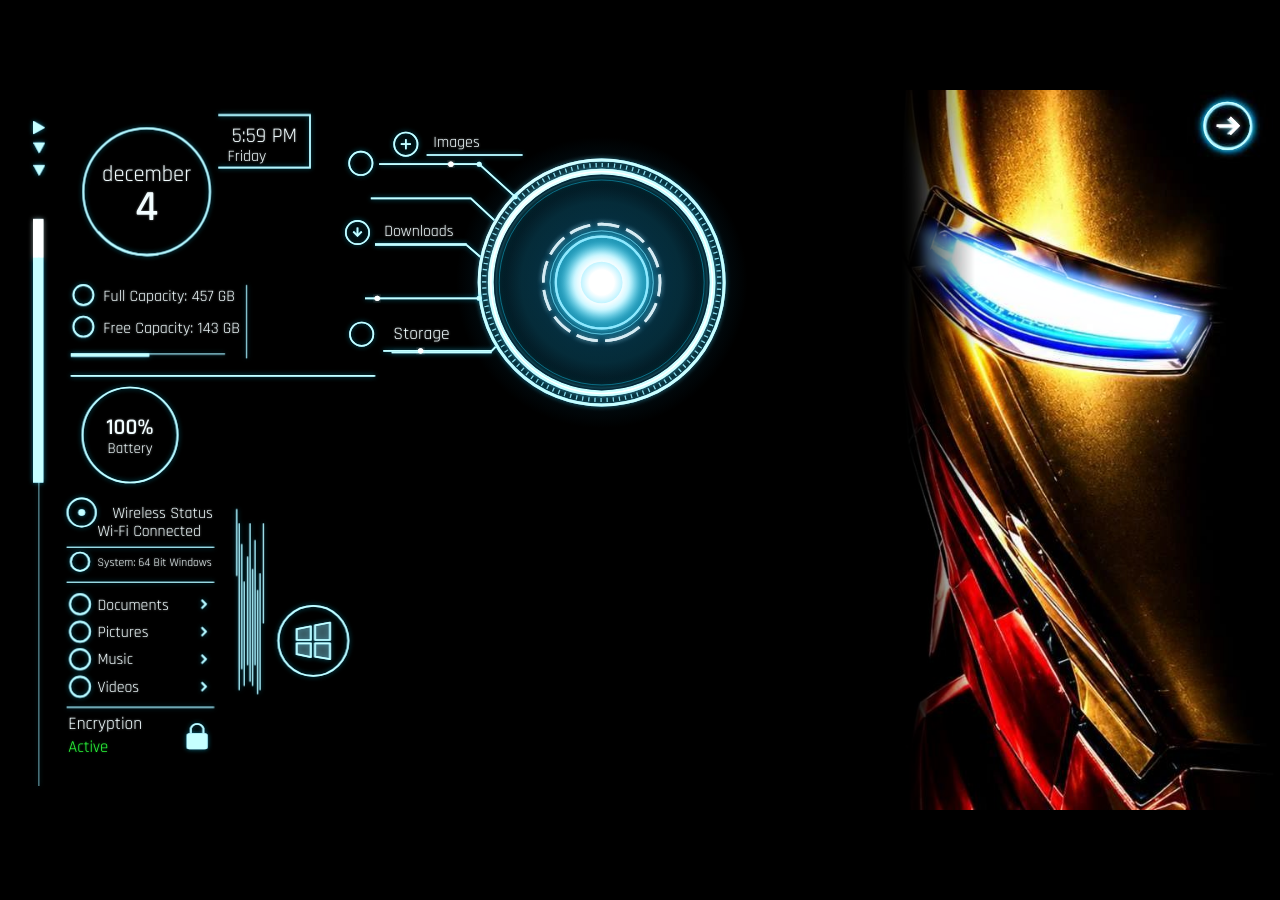
<file: desktop/windows/jarvis_hud.html>
<!DOCTYPE html>
<html lang="en">
<head>
<meta charset="utf-8">
<title>Jarvis UI</title>
<meta name="viewport" content="width=device-width, initial-scale=1, viewport-fit=cover">
<meta name="color-scheme" content="dark">
<link href="https://fonts.googleapis.com/css2?family=Rajdhani:wght@400;500;600&display=swap" rel="stylesheet">
<style>
:root{--c:#19d3ff;--bg:#000;--g:#2bff3a;color-scheme:dark}
html,body{margin:0;height:100%;background:var(--bg)}
body{display:flex;align-items:center;justify-content:center;overflow:hidden;box-sizing:border-box;padding:env(safe-area-inset-top,0px) env(safe-area-inset-right,0px) env(safe-area-inset-bottom,0px) env(safe-area-inset-left,0px)}
.hide{position:absolute;width:0;height:0}
.scene{width:100%;height:100%;display:block}
.stack{display:none;width:100%}
.stack svg{display:block;width:100%;height:auto}
@media (max-aspect-ratio:1/1){html,body{height:auto;min-height:100%}body{display:block;overflow-x:hidden;overflow-y:auto}.scene{display:none}.stack{display:block}}
text{fill:#f2fdff;text-rendering:geometricPrecision;filter:url(#tg);font-family:Rajdhani,"Segoe UI",Arial,sans-serif;}
text:not([font-size]){font-size:19px}
.t text:not([font-size]),text.t:not([font-size]){font-size:14px}
.s{font-size:15px}.t{font-size:14px}
.l{stroke:var(--c);fill:none;stroke-width:2}
.f{fill:var(--c)}
.cy{fill:var(--c)}
.ic{stroke:var(--c);fill:none;stroke-width:2}
.glow{filter:url(#gl)}
.spin{transform-origin:722px 230px;animation:sp 9s linear infinite}
.pulse{transform-origin:722px 230px;animation:pu 2.6s ease-in-out infinite}
.core{transform-origin:722px 230px;animation:co 2.6s ease-in-out infinite}
.dot{transform-origin:722px 230px;animation:dt 2.6s ease-in-out infinite}
.ring{animation:rg 2.6s ease-in-out infinite}
@keyframes pu{0%,100%{opacity:.4;transform:scale(1)}50%{opacity:.8;transform:scale(1.06)}}
@keyframes co{0%,100%{opacity:.8;transform:scale(1)}50%{opacity:1;transform:scale(1.12)}}
@keyframes dt{0%,100%{transform:scale(.92)}50%{transform:scale(1.15)}}
@keyframes bl{0%,100%{opacity:0}50%{opacity:.5}}
.bl{animation:bl 2.6s ease-in-out infinite}
@keyframes rg{0%,100%{opacity:.75}50%{opacity:1}}
@keyframes sp{to{transform:rotate(360deg)}}
.scene,.stack,.row{animation:boot 1.6s ease-out}
.row{display:none;width:100%;height:100%;justify-content:space-between;align-items:stretch}
.row svg{display:block;height:100%;width:auto;flex:none}
@media (min-aspect-ratio:9/5){.scene{display:none}.row{display:flex}}
.flare{animation:fa 2.6s ease-in-out infinite}
@keyframes fa{0%,100%{opacity:.22}50%{opacity:.6}}
.eyeg{animation:eg 3s ease-in-out infinite}
@keyframes eg{0%,100%{opacity:.12}50%{opacity:.5}}
@keyframes boot{0%{opacity:0}8%{opacity:.5}14%{opacity:.08}24%{opacity:.9}32%{opacity:.35}45%,100%{opacity:1}}
.eq{transform-box:fill-box;transform-origin:center;animation:eqa 1.2s ease-in-out infinite}
@keyframes eqa{0%,100%{transform:scaleY(.3)}50%{transform:scaleY(1)}}
.scan{animation:sc 3.2s linear infinite}
@keyframes sc{0%{transform:translateY(0);opacity:0}15%,85%{opacity:.9}100%{transform:translateY(270px);opacity:0}}

</style>
</head>
<body>
<svg class="hide" width="0" height="0" aria-hidden="true"><defs>
<linearGradient id="glass" x1="0" y1="0" x2="0" y2="1"><stop offset="0" stop-color="#19d3ff" stop-opacity=".07"/><stop offset="1" stop-color="#04324a" stop-opacity=".22"/></linearGradient>
<pattern id="sl" width="4" height="4" patternUnits="userSpaceOnUse"><rect width="4" height="1.3" fill="#000" opacity=".3"/></pattern>
<radialGradient id="vg" cx=".5" cy=".5" r=".78"><stop offset=".55" stop-color="#000" stop-opacity="0"/><stop offset="1" stop-color="#000" stop-opacity=".6"/></radialGradient>
<linearGradient id="hf" x1="0" x2="1"><stop offset="0" stop-color="#000"/><stop offset="1" stop-color="#000" stop-opacity="0"/></linearGradient>
</defs><defs><g id="m">
<defs>
<filter id="gl" x="-20%" y="-20%" width="140%" height="140%"><feGaussianBlur stdDeviation="3" result="b"/><feComponentTransfer in="b" result="b2"><feFuncA type="linear" slope=".55"/></feComponentTransfer><feColorMatrix in="SourceGraphic" type="matrix" values="1 0 0 0 .55  0 1 0 0 .4  0 0 1 0 .12  0 0 0 1 0" result="lt"/><feMorphology in="lt" operator="erode" radius=".55" result="hot"/><feMerge><feMergeNode in="b2"/><feMergeNode in="SourceGraphic"/><feMergeNode in="hot"/></feMerge></filter><filter id="tg" x="-5%" y="-20%" width="110%" height="140%"><feGaussianBlur stdDeviation="1.3" result="b"/><feComponentTransfer in="b" result="b2"><feFuncA type="linear" slope=".4"/></feComponentTransfer><feMerge><feMergeNode in="b2"/><feMergeNode in="SourceGraphic"/></feMerge></filter>
<filter id="gl2" x="-50%" y="-50%" width="200%" height="200%"><feGaussianBlur stdDeviation="12"/></filter>
<radialGradient id="core"><stop offset="0" stop-color="#fff"/><stop offset=".35" stop-color="#bff5ff"/><stop offset=".7" stop-color="#19d3ff"/><stop offset="1" stop-color="#0a6a99" stop-opacity="0"/></radialGradient>
<linearGradient id="gold" x1="0" y1="0" x2="1" y2="1"><stop offset="0" stop-color="#5a3d08"/><stop offset=".35" stop-color="#e8b43a"/><stop offset=".6" stop-color="#b57d12"/><stop offset="1" stop-color="#3a2504"/></linearGradient>
<linearGradient id="red" x1="0" y1="0" x2="1" y2="1"><stop offset="0" stop-color="#e01d1d"/><stop offset=".5" stop-color="#8a0a0a"/><stop offset="1" stop-color="#2a0303"/></linearGradient>
<linearGradient id="eye" x1="0" y1="0" x2="1" y2="0"><stop offset="0" stop-color="#3a7bff"/><stop offset=".25" stop-color="#fff"/><stop offset=".8" stop-color="#e6f3ff"/><stop offset="1" stop-color="#3a7bff"/></linearGradient>
</defs>
<rect width="1536" height="864" fill="#000"/>

<!-- ===== LEFT PANEL ===== -->
<g class="glow">
<path class="f" d="M40 37l14 8-14 8z"/><path class="f" d="M40 63l14 0-7 13z"/><path class="f" d="M40 90l14 0-7 13z"/>
<rect x="40" y="155" width="12" height="316" fill="var(--c)"/><rect class="scan" x="40" y="155" width="12" height="46" fill="#e6fcff"/>
<rect x="46" y="155" width="1" height="680" fill="var(--c)" opacity=".5"/>
<!-- date ring -->
<circle class="l" cx="176" cy="122" r="76" stroke-width="3"/>
<path class="l" d="M118 170 A76 76 0 0 0 190 197" stroke-width="5"/>
<!-- time bracket -->
<path class="l" d="M262 93H372V30H262" stroke-width="1.5" opacity=".9"/>
<!-- capacity -->
<circle class="ic" cx="100" cy="246" r="12"/><circle class="ic" cx="100" cy="284" r="12"/>
<rect x="85" y="316" width="94" height="4" class="f"/><rect x="85" y="316" width="185" height="1.5" class="f" opacity=".6"/>
<rect x="295" y="234" width="1.5" height="88" class="f" opacity=".6"/>
<rect x="85" y="342" width="365" height="2" class="f"/>
<!-- battery -->
<circle class="l" cx="156" cy="414" r="57" stroke-width="3.5"/>


<!-- wireless -->
<circle class="l" cx="98" cy="507" r="17"/><circle class="f" cx="98" cy="507" r="4"/>
<rect x="80" y="548" width="177" height="1.5" class="f" opacity=".7"/>
<circle class="l" cx="96" cy="566" r="11"/>
<rect x="80" y="590" width="177" height="1.5" class="f" opacity=".7"/>
<!-- list icons -->
<g class="ic"><circle cx="96" cy="617" r="12"/><circle cx="96" cy="650" r="12"/><circle cx="96" cy="683" r="12"/><circle cx="96" cy="716" r="12"/></g>
<path class="ic" d="M242 612l5 5-5 5M242 645l5 5-5 5M242 678l5 5-5 5M242 711l5 5-5 5"/>
<rect x="80" y="740" width="177" height="1.5" class="f" opacity=".7"/>
<!-- eq bars -->
<g stroke="var(--c)" stroke-width="1.5" opacity=".75">
<path class="eq" d="M284 503v80" style="animation-delay:-0.00s;animation-duration:1.00s"/><path class="eq" d="M287 520v200" style="animation-delay:-0.37s;animation-duration:1.25s"/><path class="eq" d="M290 545v150" style="animation-delay:-0.74s;animation-duration:1.50s"/><path class="eq" d="M293 590v125" style="animation-delay:-1.11s;animation-duration:1.75s"/><path class="eq" d="M297 560v130" style="animation-delay:-1.48s;animation-duration:1.00s"/><path class="eq" d="M300 520v190" style="animation-delay:-0.25s;animation-duration:1.25s"/><path class="eq" d="M303 575v140" style="animation-delay:-0.62s;animation-duration:1.50s"/><path class="eq" d="M306 540v150" style="animation-delay:-0.99s;animation-duration:1.75s"/><path class="eq" d="M309 600v125" style="animation-delay:-1.36s;animation-duration:1.00s"/><path class="eq" d="M312 580v140" style="animation-delay:-0.13s;animation-duration:1.25s"/><path class="eq" d="M316 520v120" style="animation-delay:-0.50s;animation-duration:1.50s"/></g>
<!-- windows button -->
<circle cx="376" cy="661" r="42" class="l" stroke-width="3.5"/>
<g class="ic" stroke-width="2.4" stroke-linejoin="round" style="fill:rgba(25,211,255,.18)"><polygon style="fill:rgba(25,211,255,.18)" points="356,647 373,643.5 373,660 356,660"/><polygon style="fill:rgba(25,211,255,.18)" points="378,642.5 396,639 396,660 378,660"/><polygon style="fill:rgba(25,211,255,.18)" points="356,664 373,664 373,680.5 356,677"/><polygon style="fill:rgba(25,211,255,.18)" points="378,664 396,664 396,683 378,680"/></g>
<!-- lock -->
<rect x="224" y="772" width="25" height="19" rx="3" class="f"/><path class="ic" d="M229 772v-6a8 8 0 0 1 15 0v6" stroke-width="3"/>
</g>

<g>
<text x="278" y="62" font-size="25" text-anchor="start" id="time">7:30 PM</text>
<text x="273" y="85" font-size="19" id="day">Wednesday</text>
<text x="176" y="109" font-size="27" text-anchor="middle" id="mon">november</text>
<text x="176" y="156" font-size="52" font-weight="600" text-anchor="middle" id="dnum">11</text>
<text x="124" y="253">Full Capacity: 457 GB</text><text x="124" y="291">Free Capacity: 143 GB</text>
<text x="156" y="413" font-size="27" font-weight="600" text-anchor="middle" id="bat">98%</text>
<text x="156" y="436" font-size="18" text-anchor="middle">Battery</text>

<text x="135" y="514">Wireless Status</text><text id="v-wifi" x="117" y="535">Wi-Fi Connected</text>
<text x="117" y="571" class="t">System: 64 Bit Windows</text>
<text x="117" y="624">Documents</text><text x="117" y="656">Pictures</text><text x="117" y="689">Music</text><text x="117" y="722">Videos</text>
<text x="82" y="767" font-size="21">Encryption</text><text class="ring" x="82" y="794" font-size="20" style="fill:var(--g)">Active</text>
</g>

<!-- ===== REACTOR (pure code) ===== -->
<defs>
<radialGradient id="bloom"><stop offset=".55" stop-color="#19d3ff" stop-opacity=".24"/><stop offset=".8" stop-color="#0a7fb5" stop-opacity=".1"/><stop offset="1" stop-color="#0a7fb5" stop-opacity="0"/></radialGradient>
<radialGradient id="disc" cx=".5" cy=".5" r=".5"><stop offset="0" stop-color="#0b5f86" stop-opacity=".55"/><stop offset=".55" stop-color="#042c44" stop-opacity=".5"/><stop offset=".92" stop-color="#021524" stop-opacity=".25"/><stop offset="1" stop-color="#000" stop-opacity="0"/></radialGradient>
<radialGradient id="core2"><stop offset="0" stop-color="#fff"/><stop offset=".22" stop-color="#f2fdff"/><stop offset=".42" stop-color="#9fefff"/><stop offset=".7" stop-color="#19d3ff" stop-opacity=".5"/><stop offset="1" stop-color="#0a6a99" stop-opacity="0"/></radialGradient>
<radialGradient id="dotg"><stop offset="0" stop-color="#fff"/><stop offset=".6" stop-color="#fff"/><stop offset="1" stop-color="#bff3ff"/></radialGradient>
<linearGradient id="rg1" x1="0" y1="0" x2="1" y2="1"><stop offset="0" stop-color="#9ff3ff"/><stop offset=".5" stop-color="#19c4f5"/><stop offset="1" stop-color="#6fe6ff"/></linearGradient>
<linearGradient id="fl" x1="0" x2="1"><stop offset="0" stop-color="#bff6ff" stop-opacity="0"/><stop offset=".5" stop-color="#e8fdff" stop-opacity=".95"/><stop offset="1" stop-color="#bff6ff" stop-opacity="0"/></linearGradient>
<linearGradient id="sheen" x1="0" x2="1"><stop offset="0" stop-color="#bff6ff" stop-opacity="0"/><stop offset=".5" stop-color="#bff6ff" stop-opacity=".16"/><stop offset="1" stop-color="#bff6ff" stop-opacity="0"/></linearGradient>
<filter id="gb" x="-50%" y="-50%" width="200%" height="200%"><feGaussianBlur stdDeviation="7"/></filter>
</defs>
<circle class="pulse" cx="722" cy="231" r="175" fill="url(#bloom)" style="transform-origin:722px 231px"/>
<circle cx="722" cy="231" r="127" fill="url(#disc)"/>
<g class="glow"><circle cx="722" cy="231" r="147" fill="none" stroke="url(#rg1)" stroke-width="3.5"/>
<circle cx="722" cy="231" r="141" fill="none" stroke="#19d3ff" stroke-width="5" opacity=".65" stroke-dasharray="1.4 5.98"/></g>
<circle cx="722" cy="231" r="133" fill="none" stroke="#19d3ff" stroke-width="8" opacity=".4" filter="url(#gb)"/>
<g class="glow ring"><circle cx="722" cy="231" r="133" fill="none" stroke="url(#rg1)" stroke-width="7"/>
<circle cx="722" cy="231" r="133" fill="none" stroke="#e6fdff" stroke-width="1.6" opacity=".9"/></g>
<circle cx="722" cy="231" r="128.5" fill="none" stroke="#02202f" stroke-width="2" opacity=".85"/>
<path d="M597 185.5A133 133 0 0 1 676.5 106" fill="none" stroke="#fff" stroke-width="2" opacity=".6" stroke-linecap="round"/>
<path d="M847 276.5A133 133 0 0 1 807.5 332.9" fill="none" stroke="#fff" stroke-width="1.5" opacity=".35" stroke-linecap="round"/>
<circle cx="722" cy="231" r="123" fill="none" stroke="#19d3ff" stroke-width="1" opacity=".5"/>

<g class="glow"><g><circle cx="722" cy="231" r="70" fill="none" stroke="#e8fbff" stroke-width="3.2" stroke-dasharray="26 9"/><animateTransform attributeName="transform" type="rotate" from="0 722 231" to="360 722 231" dur="8s" repeatCount="indefinite"/></g>
<circle cx="722" cy="231" r="55" fill="none" stroke="#bff5ff" stroke-width="2.6"/>
<circle cx="722" cy="231" r="62" fill="none" stroke="#19d3ff" stroke-width="1" opacity=".6"/></g>
<circle class="core" cx="722" cy="231" r="78" fill="url(#core2)" style="transform-origin:722px 231px"/>
<circle cx="722" cy="231" r="34" fill="#fff" filter="url(#gb)" opacity=".9"/>
<circle class="dot" cx="722" cy="231" r="25" fill="url(#dotg)" style="transform-origin:722px 231px"/>


<!-- menu lines -->
<g class="glow">
<path class="l" stroke-width="1.5" d="M455 89H575L618 128M445 130H565L593.1 156.2M450 186H560L576.2 200.1M438 250H575M460 313H590L594.7 308.3"/>
<path class="l" stroke-width="1.5" d="M512 78h115M450 185h110M470 315h120"/>
<circle class="f" cx="575" cy="89" r="3"/><circle class="f" cx="575" cy="250" r="3"/><circle class="f" cx="618" cy="128" r="3"/>
<g class="ic"><circle cx="487" cy="65" r="14"/><circle cx="433" cy="88" r="14"/><circle cx="429" cy="171" r="14"/><circle cx="434" cy="293" r="14"/></g>
<path class="ic" d="M487 59v12M481 65h12"/><path class="ic" d="M429 165v9M424 170l5 5 5-5"/>
<!-- lower menu -->

</g>
<g><circle r="3.2" fill="#fff" class="glow dotm"><animateMotion dur="3.0s" begin="0.0s" repeatCount="indefinite" path="M455 89H575L618 128"/></circle><circle r="3.2" fill="#fff" class="glow dotm"><animateMotion dur="3.6s" begin="0.5s" repeatCount="indefinite" path="M460 313H590L618 285"/></circle><circle r="3.2" fill="#fff" class="glow dotm"><animateMotion dur="4.2s" begin="1.0s" repeatCount="indefinite" path="M438 250H575"/></circle></g>
<g>
<text x="520" y="68" id="t1">Images</text><text x="461" y="175">Downloads</text><text x="472" y="299" font-size="21">Storage</text>

</g>

<!-- ===== IRON MAN HELMET ===== -->
<image x="1080" y="0" width="456" height="864" preserveAspectRatio="none" href="[data-uri]"/><path class="eyeg" d="M1105 165L1445 268L1428 318L1108 215Z" fill="#8cc4ff" filter="url(#gb)" style="mix-blend-mode:screen"/>

<!-- arrow button -->
<g class="glow"><circle class="l" cx="1473" cy="43" r="28" stroke-width="3"/><path d="M1460 43H1486M1476 33l10 10-10 10" stroke="#fff" stroke-width="3" fill="none"/></g>
<rect x="1080" width="90" height="864" fill="url(#hf)"/>

</g></defs></svg>
<svg class="scene" viewBox="0 0 1536 864" preserveAspectRatio="xMidYMid meet" role="img" aria-label="Jarvis HUD interface"><use href="#m"/></svg>
<div class="row"><svg viewBox="30 0 424 864" role="img" aria-label="Jarvis HUD panel"><use href="#m"/><rect x="412" y="0" width="44" height="338" fill="#000"/></svg><svg viewBox="410 0 670 864" role="img" aria-label="Jarvis HUD panel"><use href="#m"/><rect x="410" y="338" width="46" height="90" fill="#000"/><rect x="410" y="600" width="46" height="125" fill="#000"/></svg><svg viewBox="1080 0 456 864" role="img" aria-label="Jarvis HUD panel"><use href="#m"/></svg></div>
<div class="stack"><svg viewBox="30 20 424 830" role="img" aria-label="Jarvis HUD panel"><use href="#m"/><rect x="412" y="20" width="44" height="318" fill="#000"/></svg><svg viewBox="405 40 480 590" role="img" aria-label="Jarvis HUD panel"><use href="#m"/><rect x="405" y="338" width="48" height="90" fill="#000"/></svg><svg viewBox="608 510 470 295" role="img" aria-label="Jarvis HUD panel"><use href="#m"/><rect x="608" y="500" width="26" height="115" fill="#000"/></svg><svg viewBox="1080 0 456 600" role="img" aria-label="Jarvis HUD panel"><use href="#m"/></svg></div>
<script>
(function(){
  var D=["Sunday","Monday","Tuesday","Wednesday","Thursday","Friday","Saturday"],
      M=["january","february","march","april","may","june","july","august","september","october","november","december"];
  function tick(){
    var n=new Date(),h=n.getHours(),m=n.getMinutes(),ap=h>=12?"PM":"AM";
    h=h%12||12;
    document.getElementById("time").textContent=h+":"+(m<10?"0":"")+m+" "+ap;
    document.getElementById("day").textContent=D[n.getDay()];
    document.getElementById("mon").textContent=M[n.getMonth()];
    document.getElementById("dnum").textContent=n.getDate();
  }
  tick();setInterval(tick,15000);
  try{
    if(navigator.getBattery){navigator.getBattery().then(function(b){
      var u=function(){document.getElementById("bat").textContent=Math.round(b.level*100)+"%"};
      u();b.addEventListener("levelchange",u);
    }).catch(function(){});}
  }catch(e){}
})();
</script>
<script>
(function(){
  var $=function(i){return document.getElementById(i)},n=navigator,ua=n.userAgent;
  function set(i,t){var e=$(i);if(e)e.textContent=t}
  var os=/Windows/.test(ua)?"Windows":/Android/.test(ua)?"Android":/iPhone|iPad/.test(ua)?"iOS":/Mac/.test(ua)?"macOS":/Linux/.test(ua)?"Linux":"";
  if(os)set("v-os",os);
  if(/x64|x86_64|Win64|WOW64|arm64|aarch64/i.test(ua))set("v-arch","64-bit");
  if(n.hardwareConcurrency)set("v-cpu",n.hardwareConcurrency+" Cores");
  if(n.deviceMemory){set("v-ram",n.deviceMemory+" GB");set("v-sr","- RAM : "+n.deviceMemory+" GB")}
  try{var c=document.createElement("canvas"),g=c.getContext("webgl"),x=g&&g.getExtension("WEBGL_debug_renderer_info");
    if(x){var r=g.getParameter(x.UNMASKED_RENDERER_WEBGL).replace(/ANGLE \(|\)|Direct3D.*|\(R\)|\(TM\)/g,"").trim();r=r.replace(/^[A-Za-z]+, /,"").replace(/ Graphics/i,"");set("v-gpu",r.length>20?r.slice(0,20)+"…":r)}}catch(e){}
  function net(){set("v-wifi",n.onLine?"Wi-Fi Connected":"Wi-Fi Disconnected")}
  net();addEventListener("online",net);addEventListener("offline",net);
  if(n.connection)n.connection.addEventListener("change",net);
  function up(){var t=Math.floor(performance.now()/1000),h=Math.floor(t/3600),m=Math.floor(t%3600/60);set("v-up",h+"h "+m+"m")}
  up();setInterval(up,30000);
})();
</script>
<script>
(function(){
  var cv=document.createElement("canvas").getContext("2d"),F='Rajdhani,"Segoe UI",Arial,sans-serif';
  function fit(){
    document.querySelectorAll("#m text").forEach(function(t){
      var x=+t.getAttribute("x"),y=+t.getAttribute("y"),mw=0;
      if(y>=550&&y<=672&&x>=640)mw=x<770?766-x:x<925?915-x:1042-x;
      else if(y>=680&&y<=800&&x>=620)mw=x<775?766-x:x<935?924-x:1062-x;
      if(!mw)return;
      cv.font=(t.getAttribute("font-size")||14)+"px "+F;
      if(cv.measureText(t.textContent).width>mw-6){t.setAttribute("textLength",mw-6);t.setAttribute("lengthAdjust","spacingAndGlyphs")}
      else{t.removeAttribute("textLength");t.removeAttribute("lengthAdjust")}
    });
  }
  fit();addEventListener("load",fit);
  if(document.fonts&&document.fonts.ready)document.fonts.ready.then(fit);
  setInterval(fit,1500);
})();
</script>

</body>
</html>
</file>
